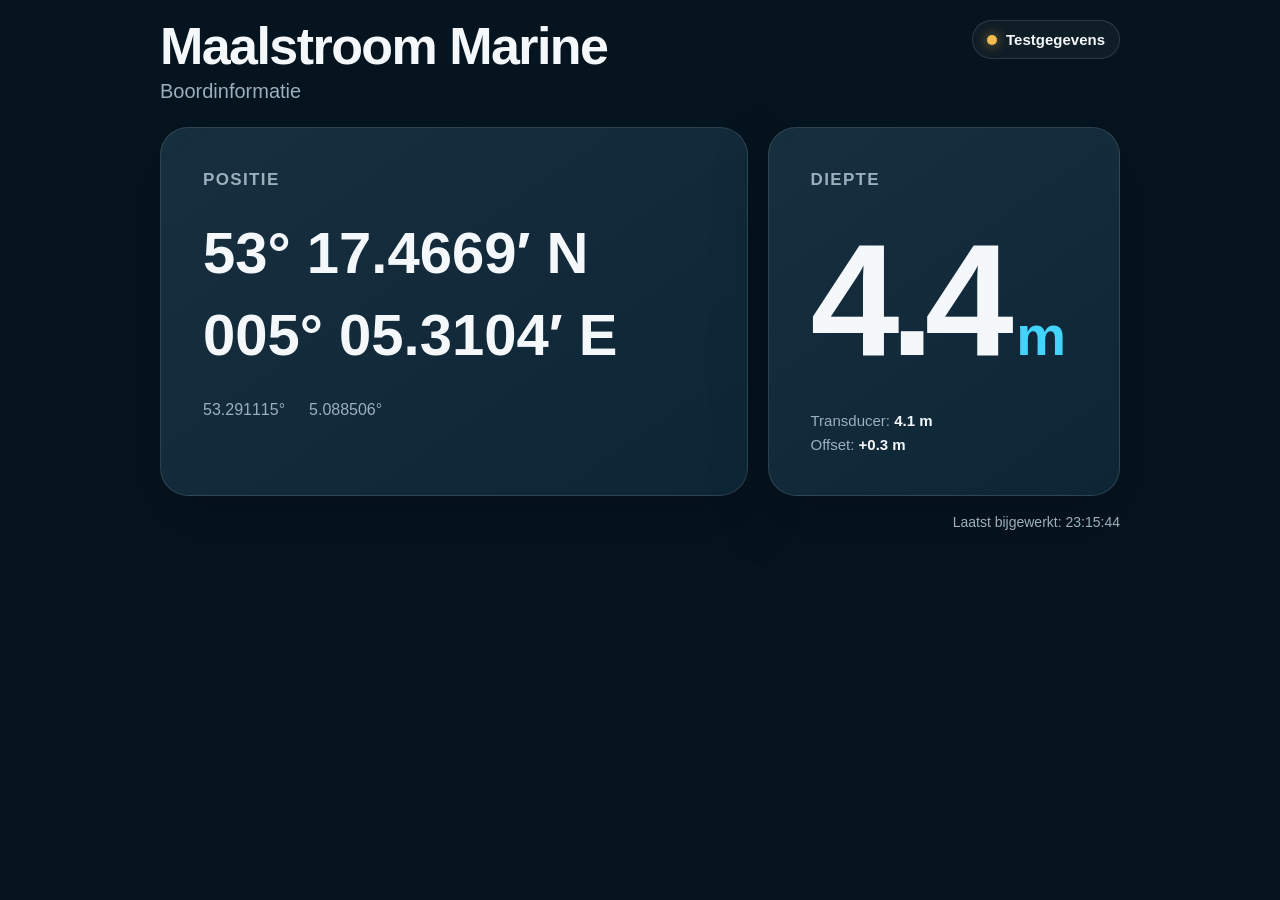
<file: Webapp/Maalstroom-Marine-webapp-v0.1/index.html>
<!doctype html>
<html lang="nl">
<head>
  <meta charset="utf-8">
  <meta name="viewport" content="width=device-width, initial-scale=1, viewport-fit=cover">
  <meta name="theme-color" content="#06141f">
  <title>Maalstroom Marine</title>
  <link rel="stylesheet" href="style.css">
</head>
<body>
  <main class="app">
    <header class="topbar">
      <div>
        <h1>Maalstroom Marine</h1>
        <p class="subtitle">Boordinformatie</p>
      </div>

      <div id="status" class="status status--test">
        <span class="status__dot"></span>
        <span id="statusText">Testgegevens</span>
      </div>
    </header>

    <section class="dashboard">
      <article class="card card--position">
        <div class="card__label">Positie</div>

        <div class="coordinate">
          <span id="latitude">53° 17.4669′ N</span>
        </div>

        <div class="coordinate">
          <span id="longitude">005° 05.3104′ E</span>
        </div>

        <div class="decimal-position">
          <span id="latitudeDecimal">53.291115°</span>
          <span id="longitudeDecimal">5.088506°</span>
        </div>
      </article>

      <article class="card card--depth">
        <div class="card__label">Diepte</div>

        <div class="depth">
          <span id="depthValue">4.4</span>
          <span class="depth__unit">m</span>
        </div>

        <div class="depth-detail">
          <span>Transducer: <strong id="depthRaw">4.1 m</strong></span>
          <span>Offset: <strong id="depthOffset">+0.3 m</strong></span>
        </div>
      </article>
    </section>

    <footer class="footer">
      <span id="lastUpdate">Laatst bijgewerkt: --:--:--</span>
    </footer>
  </main>

  <script src="app.js"></script>
</body>
</html>
</file>
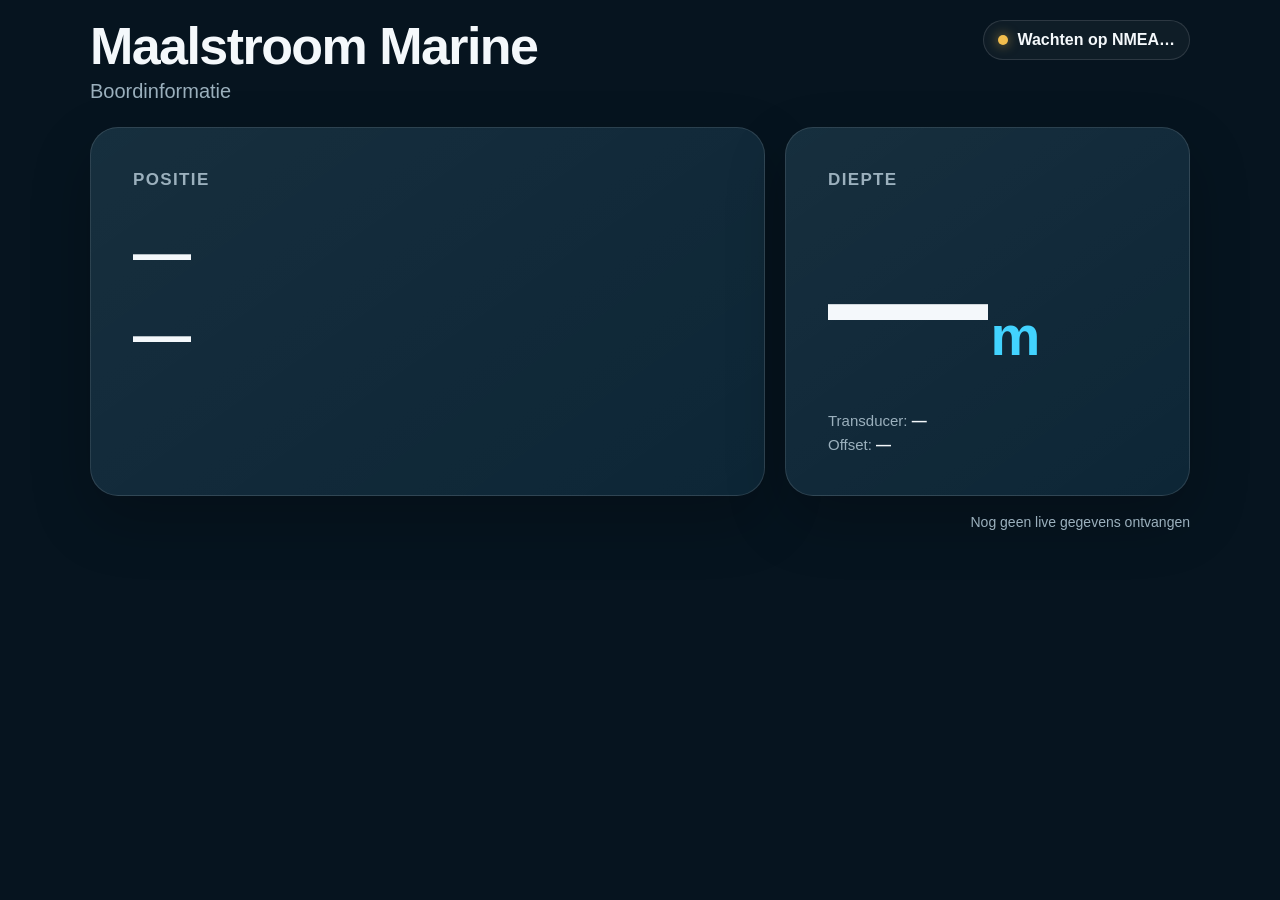
<file: app/src/main/assets/index.html>
<!doctype html>
<html lang="nl">
<head>
  <meta charset="utf-8">
  <meta name="viewport" content="width=device-width, initial-scale=1, viewport-fit=cover">
  <meta name="theme-color" content="#06141f">
  <title>Maalstroom Marine</title>
  <link rel="stylesheet" href="style.css">
</head>
<body>
  <main class="app">
    <header class="topbar">
      <div>
        <h1>Maalstroom Marine</h1>
        <p class="subtitle">Boordinformatie</p>
      </div>

      <div id="status" class="status">
        <span class="status__dot"></span>
        <span id="statusText">Wachten op NMEA…</span>
      </div>
    </header>

    <section class="dashboard">
      <article class="card card--position">
        <div class="card__label">Positie</div>

        <div class="coordinate" id="latitude">—</div>
        <div class="coordinate" id="longitude">—</div>


      </article>

      <article class="card card--depth">
        <div class="card__label">Diepte</div>

        <div class="depth">
          <span id="depthValue">—</span>
          <span class="depth__unit">m</span>
        </div>

        <div class="depth-detail">
          <span>Transducer: <strong id="depthRaw">—</strong></span>
          <span>Offset: <strong id="depthOffset">—</strong></span>
        </div>
      </article>
    </section>

    <footer class="footer">
      <span id="lastUpdate">Nog geen live gegevens ontvangen</span>
    </footer>
  </main>

  <script src="app.js"></script>
</body>
</html>
</file>
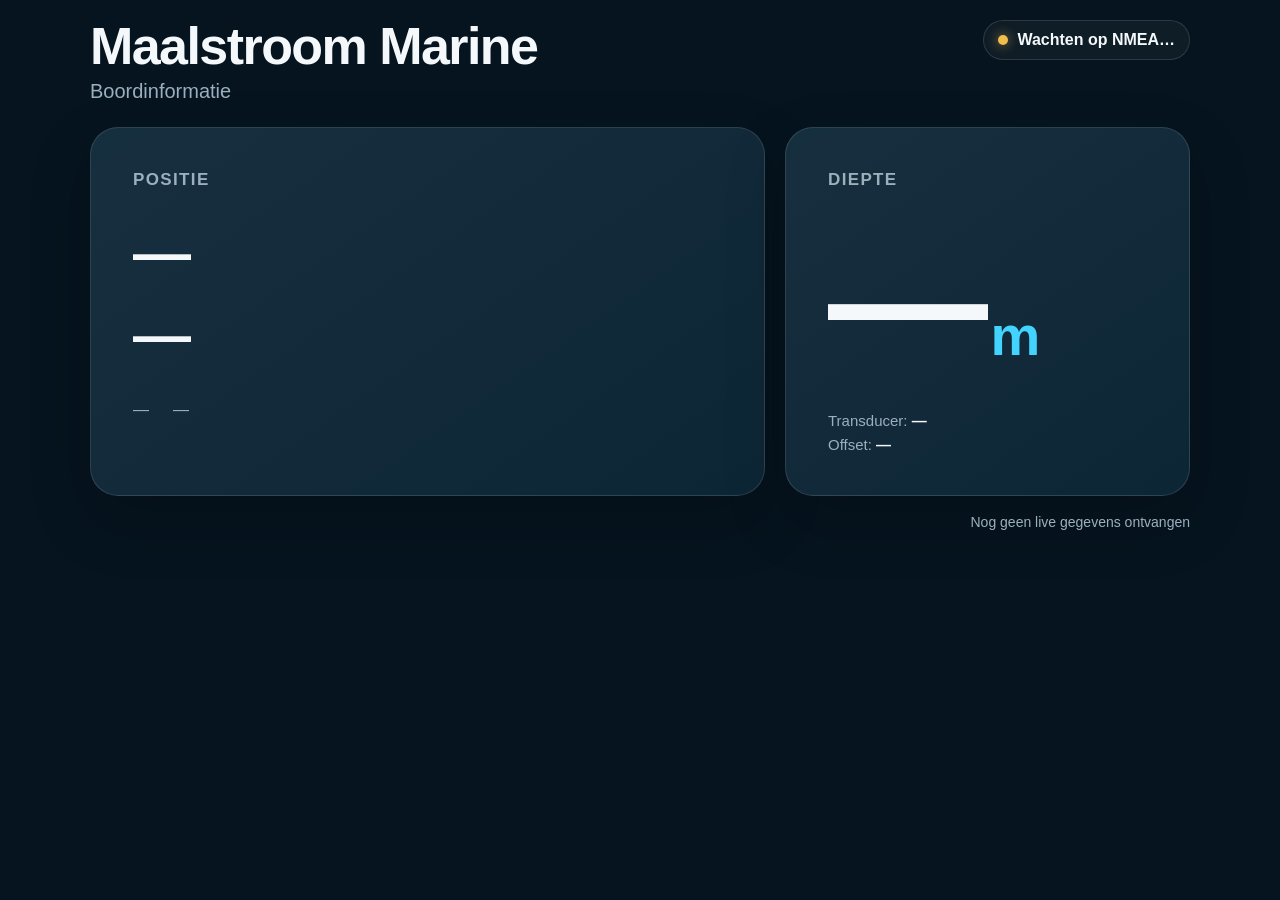
<file: Webapp/Maalstroom-Marine-v0.2-live/app/src/main/assets/index.html>
<!doctype html>
<html lang="nl">
<head>
  <meta charset="utf-8">
  <meta name="viewport" content="width=device-width, initial-scale=1, viewport-fit=cover">
  <meta name="theme-color" content="#06141f">
  <title>Maalstroom Marine</title>
  <link rel="stylesheet" href="style.css">
</head>
<body>
  <main class="app">
    <header class="topbar">
      <div>
        <h1>Maalstroom Marine</h1>
        <p class="subtitle">Boordinformatie</p>
      </div>

      <div id="status" class="status">
        <span class="status__dot"></span>
        <span id="statusText">Wachten op NMEA…</span>
      </div>
    </header>

    <section class="dashboard">
      <article class="card card--position">
        <div class="card__label">Positie</div>

        <div class="coordinate" id="latitude">—</div>
        <div class="coordinate" id="longitude">—</div>

        <div class="decimal-position">
          <span id="latitudeDecimal">—</span>
          <span id="longitudeDecimal">—</span>
        </div>
      </article>

      <article class="card card--depth">
        <div class="card__label">Diepte</div>

        <div class="depth">
          <span id="depthValue">—</span>
          <span class="depth__unit">m</span>
        </div>

        <div class="depth-detail">
          <span>Transducer: <strong id="depthRaw">—</strong></span>
          <span>Offset: <strong id="depthOffset">—</strong></span>
        </div>
      </article>
    </section>

    <footer class="footer">
      <span id="lastUpdate">Nog geen live gegevens ontvangen</span>
    </footer>
  </main>

  <script src="app.js"></script>
</body>
</html>
</file>
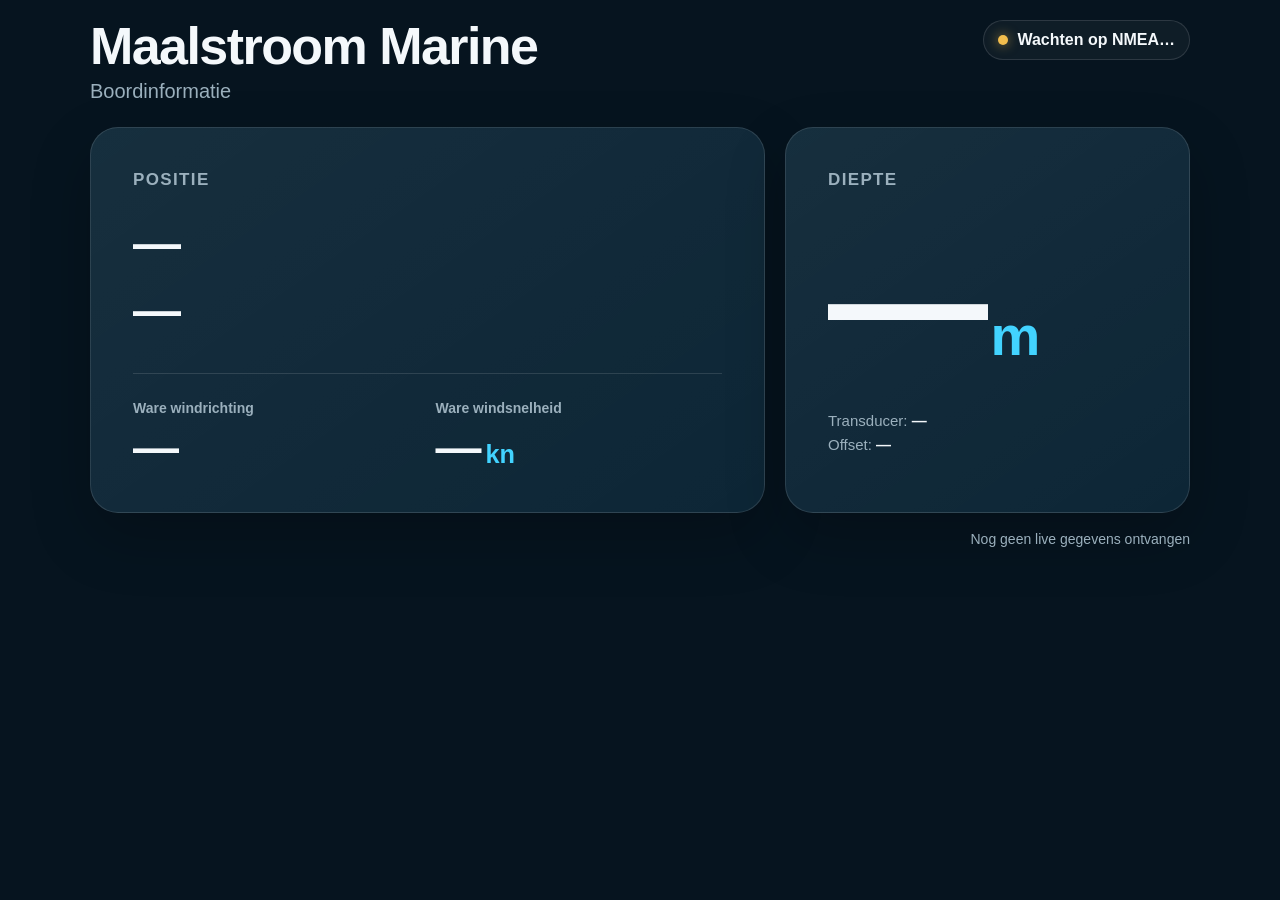
<file: Webapp/Maalstroom-Marine-v0.4/app/src/main/assets/index.html>
<!doctype html><html lang="nl"><head><meta charset="utf-8"><meta name="viewport" content="width=device-width,initial-scale=1,viewport-fit=cover"><meta name="theme-color" content="#06141f"><title>Maalstroom Marine</title><link rel="stylesheet" href="style.css"></head><body><main class="app"><header class="topbar"><div><h1>Maalstroom Marine</h1><p class="subtitle">Boordinformatie</p></div><div id="status" class="status"><span class="status__dot"></span><span id="statusText">Wachten op NMEA…</span></div></header><section class="dashboard"><article class="card card--position"><div class="card__label">Positie</div><div class="coordinate" id="latitude">—</div><div class="coordinate" id="longitude">—</div><div class="wind-section"><div class="wind-item"><span class="wind-item__label">Ware windrichting</span><span class="wind-item__value" id="trueWindDirection">—</span></div><div class="wind-item"><span class="wind-item__label">Ware windsnelheid</span><span class="wind-item__value"><span id="trueWindSpeed">—</span><span class="wind-item__unit">kn</span></span></div></div></article><article class="card card--depth"><div class="card__label">Diepte</div><div class="depth"><span id="depthValue">—</span><span class="depth__unit">m</span></div><div class="depth-detail"><span>Transducer: <strong id="depthRaw">—</strong></span><span>Offset: <strong id="depthOffset">—</strong></span></div></article></section><footer class="footer"><span id="lastUpdate">Nog geen live gegevens ontvangen</span></footer></main><script src="app.js"></script></body></html>
</file>
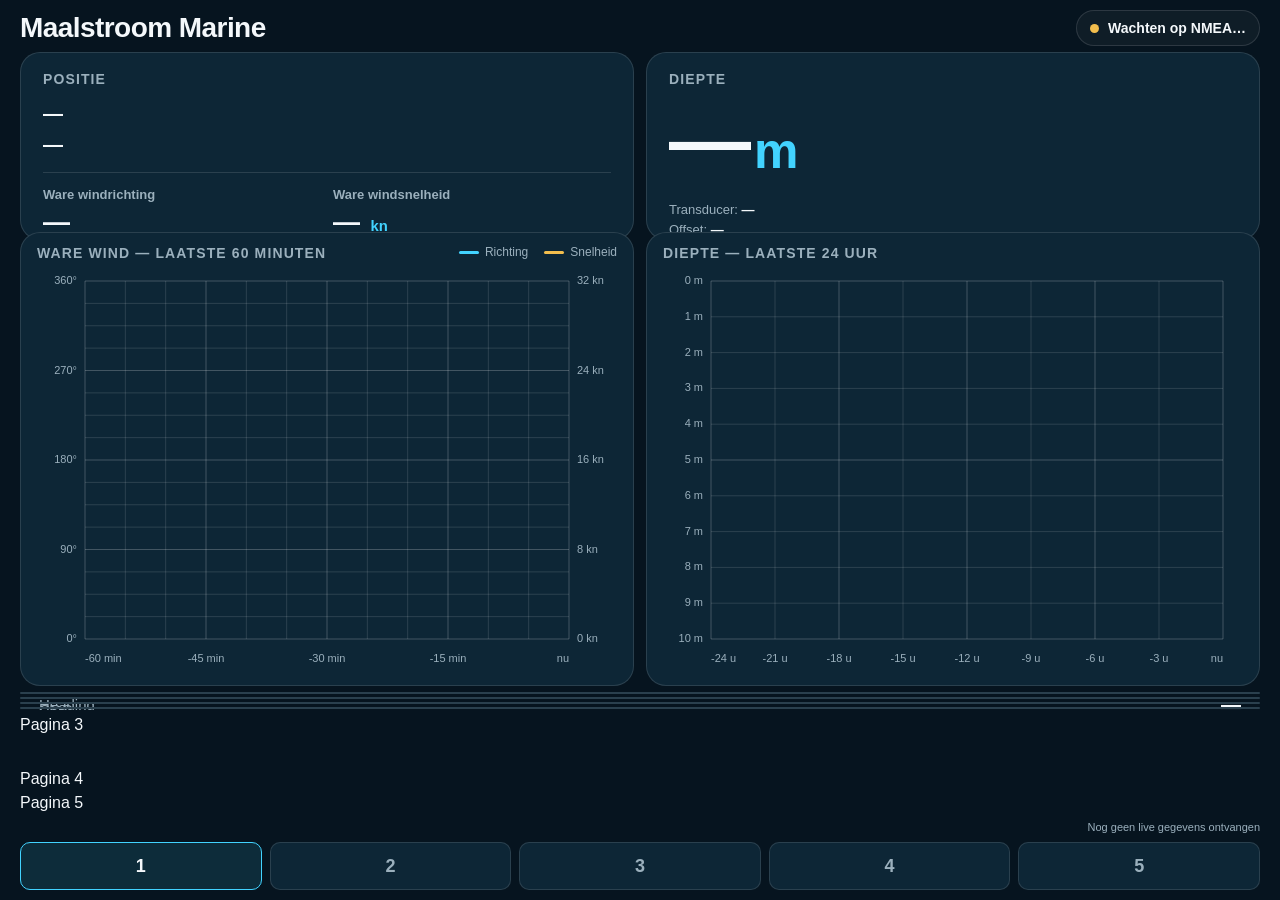
<file: X Ontwikkelling/Maalstroom-Marine-v0.10/app/src/main/assets/index.html>
<!doctype html>
<html lang="nl">
<head>
  <meta charset="utf-8">
  <meta
    name="viewport"
    content="width=device-width, initial-scale=1, viewport-fit=cover"
  >
  <meta name="theme-color" content="#06141f">
  <title>Maalstroom Marine</title>
  <link rel="stylesheet" href="style.css">
</head>
<body>
  <main class="app">
    <header class="topbar">
      <h1>Maalstroom Marine</h1>

      <div id="status" class="status">
        <span class="status__dot"></span>
        <span id="statusText">Wachten op NMEA…</span>
      </div>
    </header>

    <section id="page1" class="page page--active"><section class="dashboard">
      <div class="column">
        <article class="card card--top">
          <div class="card__label">Positie</div>

          <div class="coordinate" id="latitude">—</div>
          <div class="coordinate" id="longitude">—</div>

          <div class="wind-section">
            <div class="wind-item">
              <span class="wind-item__label">
                Ware windrichting
              </span>
              <span class="wind-item__value" id="trueWindDirection">
                —
              </span>
            </div>

            <div class="wind-item">
              <span class="wind-item__label">
                Ware windsnelheid
              </span>
              <span class="wind-item__value">
                <span id="trueWindSpeed">—</span>
                <span class="wind-item__unit">kn</span>
              </span>
            </div>
          </div>
        </article>

        <article class="card card--chart">
          <div class="chart-header">
            <div class="card__label chart-title">
              Ware wind — laatste 60 minuten
            </div>

            <div class="chart-legend">
              <span class="legend-item">
                <span class="legend-line legend-line--direction"></span>
                Richting
              </span>
              <span class="legend-item">
                <span class="legend-line legend-line--speed"></span>
                Snelheid
              </span>
            </div>
          </div>

          <div class="chart-wrap">
            <canvas id="windChart"></canvas>
          </div>
        </article>
      </div>

      <div class="column">
        <article class="card card--top">
          <div class="card__label">Diepte</div>

          <div class="depth">
            <span id="depthValue">—</span>
            <span class="depth__unit">m</span>
          </div>

          <div class="depth-detail">
            <span>
              Transducer:
              <strong id="depthRaw">—</strong>
            </span>
            <span>
              Offset:
              <strong id="depthOffset">—</strong>
            </span>
          </div>
        </article>

        <article class="card card--chart">
          <div class="chart-header">
            <div class="card__label chart-title">
              Diepte — laatste 24 uur
            </div>
          </div>

          <div class="chart-wrap">
            <canvas id="depthChart"></canvas>
          </div>
        </article>
      </div>
    </section></section>
    <section id="page2" class="page page--autopilot">
      <div class="autopilot-list">
        <div class="autopilot-row"><span>Heading</span><strong id="apHeading">—</strong></div>
        <div class="autopilot-row"><span>COG</span><strong id="apCog">—</strong></div>
        <div class="autopilot-row"><span>STW</span><strong id="apStw">—</strong></div>
        <div class="autopilot-row"><span>SOG</span><strong id="apSog">—</strong></div>
        <div class="autopilot-row"><span>Rudder</span><strong id="apRudder">—</strong></div>
        <div class="autopilot-row"><span>Pitch</span><strong id="apPitch">—</strong></div>
        <div class="autopilot-row"><span>Roll</span><strong id="apRoll">—</strong></div>
        <div class="autopilot-row"><span>Yaw</span><strong id="apYaw">—</strong></div>
        <div class="autopilot-row"><span>Afstand tot waypoint</span><strong id="apDistanceWaypoint">—</strong></div>
        <div class="autopilot-row"><span>Stuurmodus</span><strong id="apMode">—</strong></div>
        <div class="autopilot-row"><span>Gestuurde koers</span><strong id="apCommandedCourse">—</strong></div>
      </div>
    </section>
    <section id="page3" class="page page--empty"><div>Pagina 3</div></section>
    <section id="page4" class="page page--empty"><div>Pagina 4</div></section>
    <section id="page5" class="page page--empty"><div>Pagina 5</div></section>

    <footer class="footer">
      <span id="lastUpdate">
        Nog geen live gegevens ontvangen
      </span>
    </footer>
    <nav class="tabs">
      <button class="tab tab--active" data-page="1">1</button>
      <button class="tab" data-page="2">2</button>
      <button class="tab" data-page="3">3</button>
      <button class="tab" data-page="4">4</button>
      <button class="tab" data-page="5">5</button>
    </nav>
  </main>

  <script src="app.js"></script>
</body>
</html>
</file>
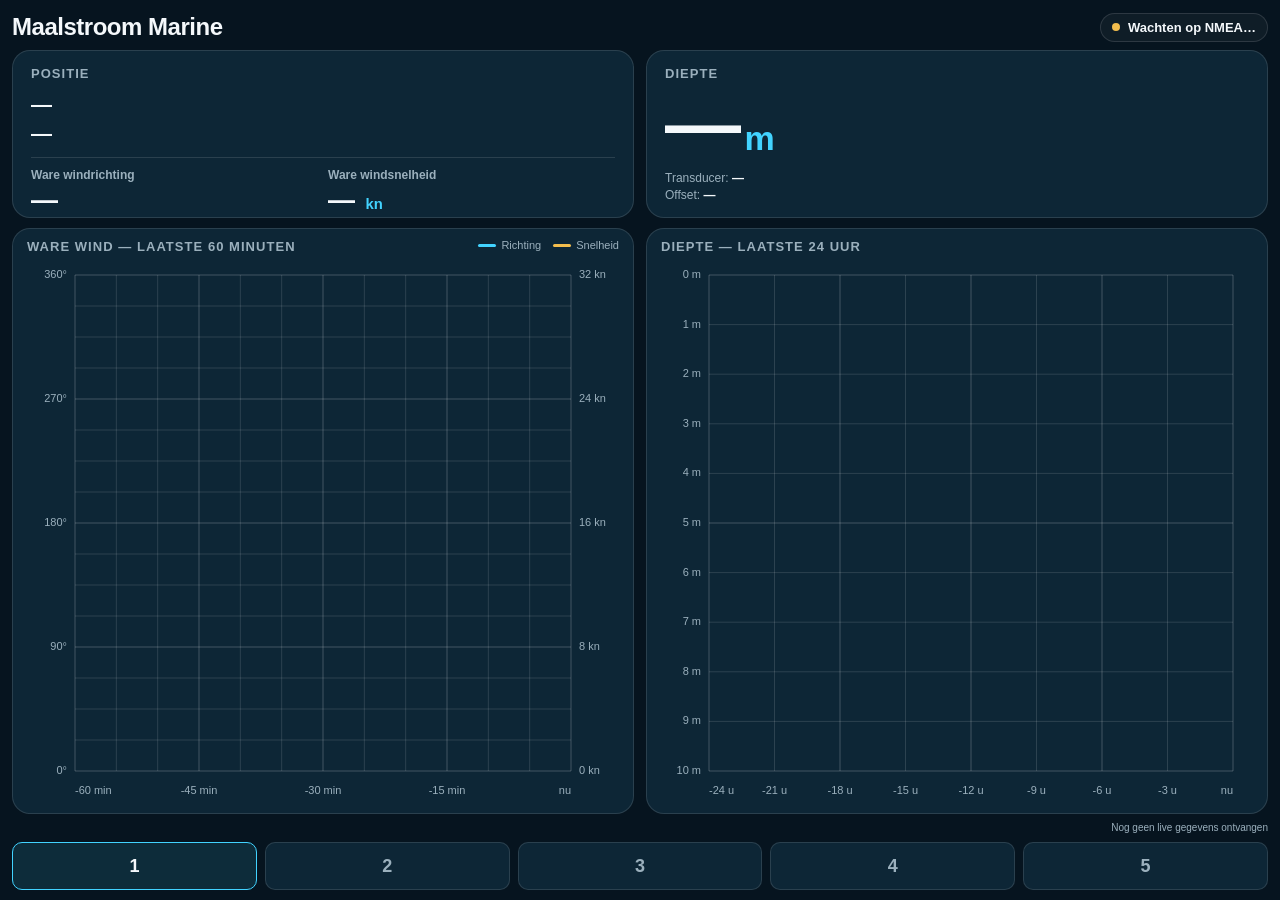
<file: X Ontwikkelling/Maalstroom-Marine-v0.11/app/src/main/assets/index.html>
<!doctype html>
<html lang="nl">
<head>
  <meta charset="utf-8">
  <meta
    name="viewport"
    content="width=device-width, initial-scale=1, viewport-fit=cover"
  >
  <meta name="theme-color" content="#06141f">
  <title>Maalstroom Marine</title>
  <link rel="stylesheet" href="style.css">
</head>
<body>
  <main class="app">
    <header class="topbar">
      <h1>Maalstroom Marine</h1>

      <div id="status" class="status">
        <span class="status__dot"></span>
        <span id="statusText">Wachten op NMEA…</span>
      </div>
    </header>

    <div class="page-area">
      <section id="page1" class="page page--active">
        <div class="dashboard">
          <div class="column">
            <article class="card card--top">
              <div class="card__label">Positie</div>

              <div class="coordinate" id="latitude">—</div>
              <div class="coordinate" id="longitude">—</div>

              <div class="wind-section">
                <div class="wind-item">
                  <span class="wind-item__label">
                    Ware windrichting
                  </span>
                  <span
                    class="wind-item__value"
                    id="trueWindDirection"
                  >—</span>
                </div>

                <div class="wind-item">
                  <span class="wind-item__label">
                    Ware windsnelheid
                  </span>
                  <span class="wind-item__value">
                    <span id="trueWindSpeed">—</span>
                    <span class="wind-item__unit">kn</span>
                  </span>
                </div>
              </div>
            </article>

            <article class="card card--chart">
              <div class="chart-header">
                <div class="card__label chart-title">
                  Ware wind — laatste 60 minuten
                </div>

                <div class="chart-legend">
                  <span class="legend-item">
                    <span class="legend-line legend-line--direction"></span>
                    Richting
                  </span>
                  <span class="legend-item">
                    <span class="legend-line legend-line--speed"></span>
                    Snelheid
                  </span>
                </div>
              </div>

              <div class="chart-wrap">
                <canvas id="windChart"></canvas>
              </div>
            </article>
          </div>

          <div class="column">
            <article class="card card--top">
              <div class="card__label">Diepte</div>

              <div class="depth">
                <span id="depthValue">—</span>
                <span class="depth__unit">m</span>
              </div>

              <div class="depth-detail">
                <span>
                  Transducer:
                  <strong id="depthRaw">—</strong>
                </span>
                <span>
                  Offset:
                  <strong id="depthOffset">—</strong>
                </span>
              </div>
            </article>

            <article class="card card--chart">
              <div class="chart-header">
                <div class="card__label chart-title">
                  Diepte — laatste 24 uur
                </div>
              </div>

              <div class="chart-wrap">
                <canvas id="depthChart"></canvas>
              </div>
            </article>
          </div>
        </div>
      </section>

      <section id="page2" class="page">
        <div class="autopilot-list">
          <div class="autopilot-row">
            <span>Heading</span>
            <strong id="apHeading">—</strong>
          </div>
          <div class="autopilot-row">
            <span>COG</span>
            <strong id="apCog">—</strong>
          </div>
          <div class="autopilot-row">
            <span>STW</span>
            <strong id="apStw">—</strong>
          </div>
          <div class="autopilot-row">
            <span>SOG</span>
            <strong id="apSog">—</strong>
          </div>
          <div class="autopilot-row">
            <span>Rudder</span>
            <strong id="apRudder">—</strong>
          </div>
          <div class="autopilot-row">
            <span>Pitch</span>
            <strong id="apPitch">—</strong>
          </div>
          <div class="autopilot-row">
            <span>Roll</span>
            <strong id="apRoll">—</strong>
          </div>
          <div class="autopilot-row">
            <span>Yaw</span>
            <strong id="apYaw">—</strong>
          </div>
          <div class="autopilot-row">
            <span>Afstand tot waypoint</span>
            <strong id="apDistanceWaypoint">—</strong>
          </div>
          <div class="autopilot-row">
            <span>Stuurmodus</span>
            <strong id="apMode">—</strong>
          </div>
          <div class="autopilot-row">
            <span>Gestuurde koers</span>
            <strong id="apCommandedCourse">—</strong>
          </div>
        </div>
      </section>

      <section id="page3" class="page page--placeholder">
        <div>Pagina 3</div>
      </section>

      <section id="page4" class="page page--placeholder">
        <div>Pagina 4</div>
      </section>

      <section id="page5" class="page page--placeholder">
        <div>Pagina 5</div>
      </section>
    </div>

    <footer class="footer">
      <span id="lastUpdate">
        Nog geen live gegevens ontvangen
      </span>
    </footer>

    <nav class="tabs" aria-label="Pagina's">
      <button class="tab tab--active" data-page="1" type="button">1</button>
      <button class="tab" data-page="2" type="button">2</button>
      <button class="tab" data-page="3" type="button">3</button>
      <button class="tab" data-page="4" type="button">4</button>
      <button class="tab" data-page="5" type="button">5</button>
    </nav>
  </main>

  <script src="app.js"></script>
</body>
</html>
</file>
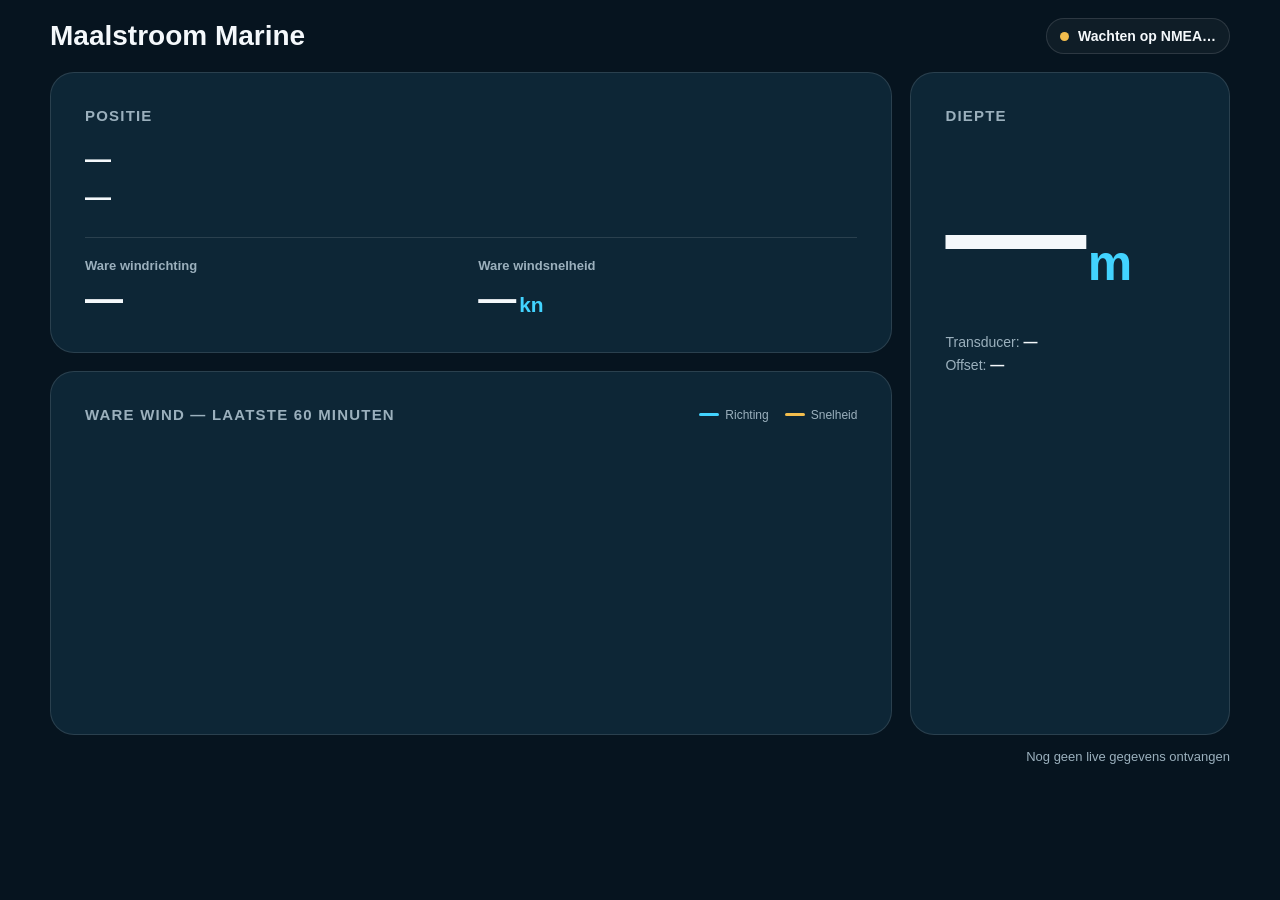
<file: X Ontwikkelling/Maalstroom-Marine-v0.5/app/src/main/assets/index.html>
<!doctype html>
<html lang="nl">
<head>
  <meta charset="utf-8">
  <meta name="viewport" content="width=device-width, initial-scale=1, viewport-fit=cover">
  <meta name="theme-color" content="#06141f">
  <title>Maalstroom Marine</title>
  <link rel="stylesheet" href="style.css">
</head>
<body>
  <main class="app">
    <header class="topbar">
      <h1>Maalstroom Marine</h1>
      <div id="status" class="status"><span class="status__dot"></span><span id="statusText">Wachten op NMEA…</span></div>
    </header>
    <section class="dashboard">
      <div class="left-column">
        <article class="card card--position">
          <div class="card__label">Positie</div>
          <div class="coordinate" id="latitude">—</div>
          <div class="coordinate" id="longitude">—</div>
          <div class="wind-section">
            <div class="wind-item"><span class="wind-item__label">Ware windrichting</span><span class="wind-item__value" id="trueWindDirection">—</span></div>
            <div class="wind-item"><span class="wind-item__label">Ware windsnelheid</span><span class="wind-item__value"><span id="trueWindSpeed">—</span><span class="wind-item__unit">kn</span></span></div>
          </div>
        </article>
        <article class="card card--chart">
          <div class="chart-header">
            <div class="card__label chart-title">Ware wind — laatste 60 minuten</div>
            <div class="chart-legend"><span><i class="dir"></i>Richting</span><span><i class="spd"></i>Snelheid</span></div>
          </div>
          <div class="chart-wrap"><canvas id="windChart"></canvas></div>
        </article>
      </div>
      <article class="card card--depth">
        <div class="card__label">Diepte</div>
        <div class="depth"><span id="depthValue">—</span><span class="depth__unit">m</span></div>
        <div class="depth-detail"><span>Transducer: <strong id="depthRaw">—</strong></span><span>Offset: <strong id="depthOffset">—</strong></span></div>
      </article>
    </section>
    <footer class="footer"><span id="lastUpdate">Nog geen live gegevens ontvangen</span></footer>
  </main>
  <script src="app.js"></script>
</body>
</html>
</file>
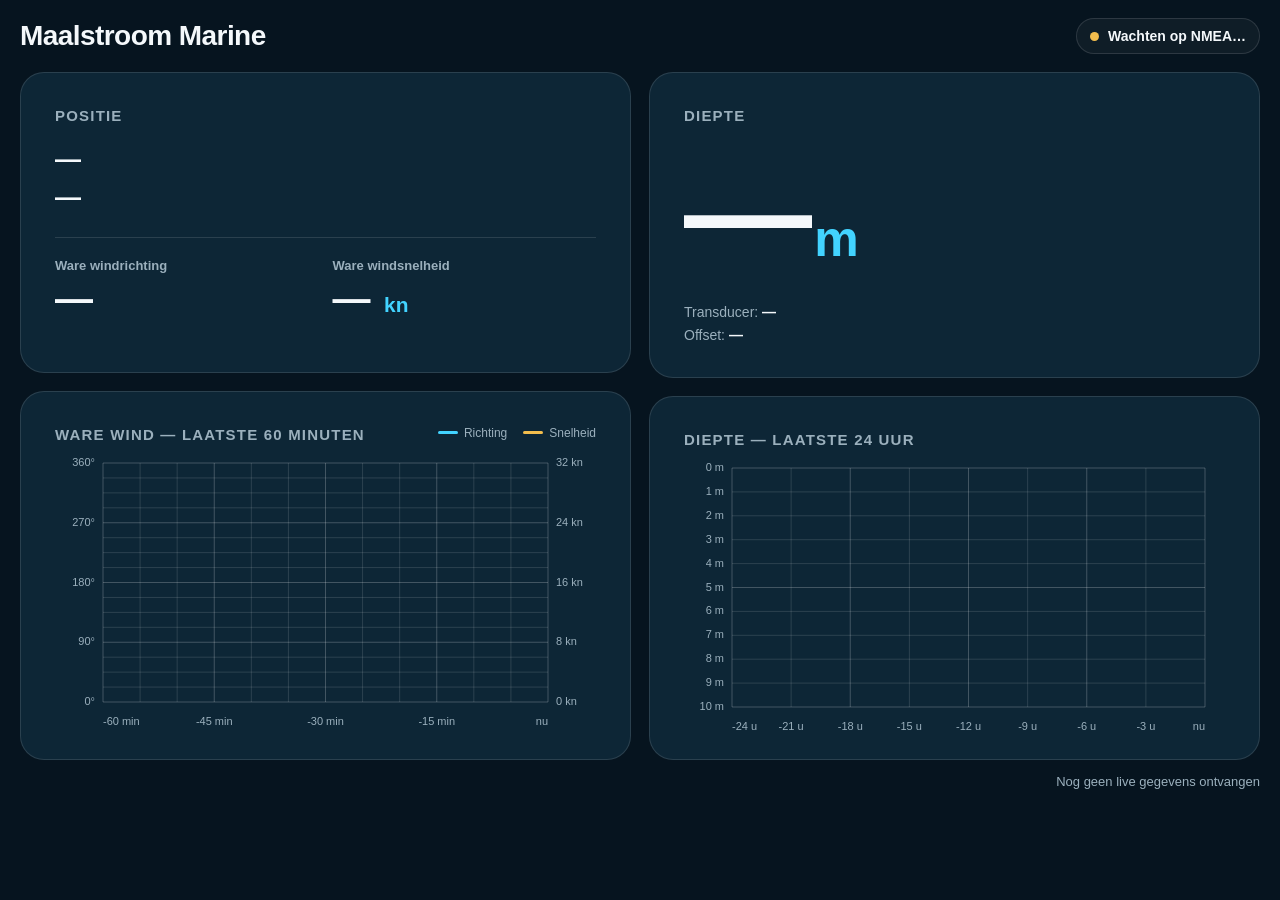
<file: X Ontwikkelling/Maalstroom-Marine-v0.6/app/src/main/assets/index.html>
<!doctype html>
<html lang="nl">
<head>
  <meta charset="utf-8">
  <meta
    name="viewport"
    content="width=device-width, initial-scale=1, viewport-fit=cover"
  >
  <meta name="theme-color" content="#06141f">
  <title>Maalstroom Marine</title>
  <link rel="stylesheet" href="style.css">
</head>
<body>
  <main class="app">
    <header class="topbar">
      <h1>Maalstroom Marine</h1>

      <div id="status" class="status">
        <span class="status__dot"></span>
        <span id="statusText">Wachten op NMEA…</span>
      </div>
    </header>

    <section class="dashboard">
      <div class="column">
        <article class="card card--top">
          <div class="card__label">Positie</div>

          <div class="coordinate" id="latitude">—</div>
          <div class="coordinate" id="longitude">—</div>

          <div class="wind-section">
            <div class="wind-item">
              <span class="wind-item__label">
                Ware windrichting
              </span>
              <span class="wind-item__value" id="trueWindDirection">
                —
              </span>
            </div>

            <div class="wind-item">
              <span class="wind-item__label">
                Ware windsnelheid
              </span>
              <span class="wind-item__value">
                <span id="trueWindSpeed">—</span>
                <span class="wind-item__unit">kn</span>
              </span>
            </div>
          </div>
        </article>

        <article class="card card--chart">
          <div class="chart-header">
            <div class="card__label chart-title">
              Ware wind — laatste 60 minuten
            </div>

            <div class="chart-legend">
              <span class="legend-item">
                <span class="legend-line legend-line--direction"></span>
                Richting
              </span>
              <span class="legend-item">
                <span class="legend-line legend-line--speed"></span>
                Snelheid
              </span>
            </div>
          </div>

          <div class="chart-wrap">
            <canvas id="windChart"></canvas>
          </div>
        </article>
      </div>

      <div class="column">
        <article class="card card--top">
          <div class="card__label">Diepte</div>

          <div class="depth">
            <span id="depthValue">—</span>
            <span class="depth__unit">m</span>
          </div>

          <div class="depth-detail">
            <span>
              Transducer:
              <strong id="depthRaw">—</strong>
            </span>
            <span>
              Offset:
              <strong id="depthOffset">—</strong>
            </span>
          </div>
        </article>

        <article class="card card--chart">
          <div class="chart-header">
            <div class="card__label chart-title">
              Diepte — laatste 24 uur
            </div>
          </div>

          <div class="chart-wrap">
            <canvas id="depthChart"></canvas>
          </div>
        </article>
      </div>
    </section>

    <footer class="footer">
      <span id="lastUpdate">
        Nog geen live gegevens ontvangen
      </span>
    </footer>
  </main>

  <script src="app.js"></script>
</body>
</html>
</file>
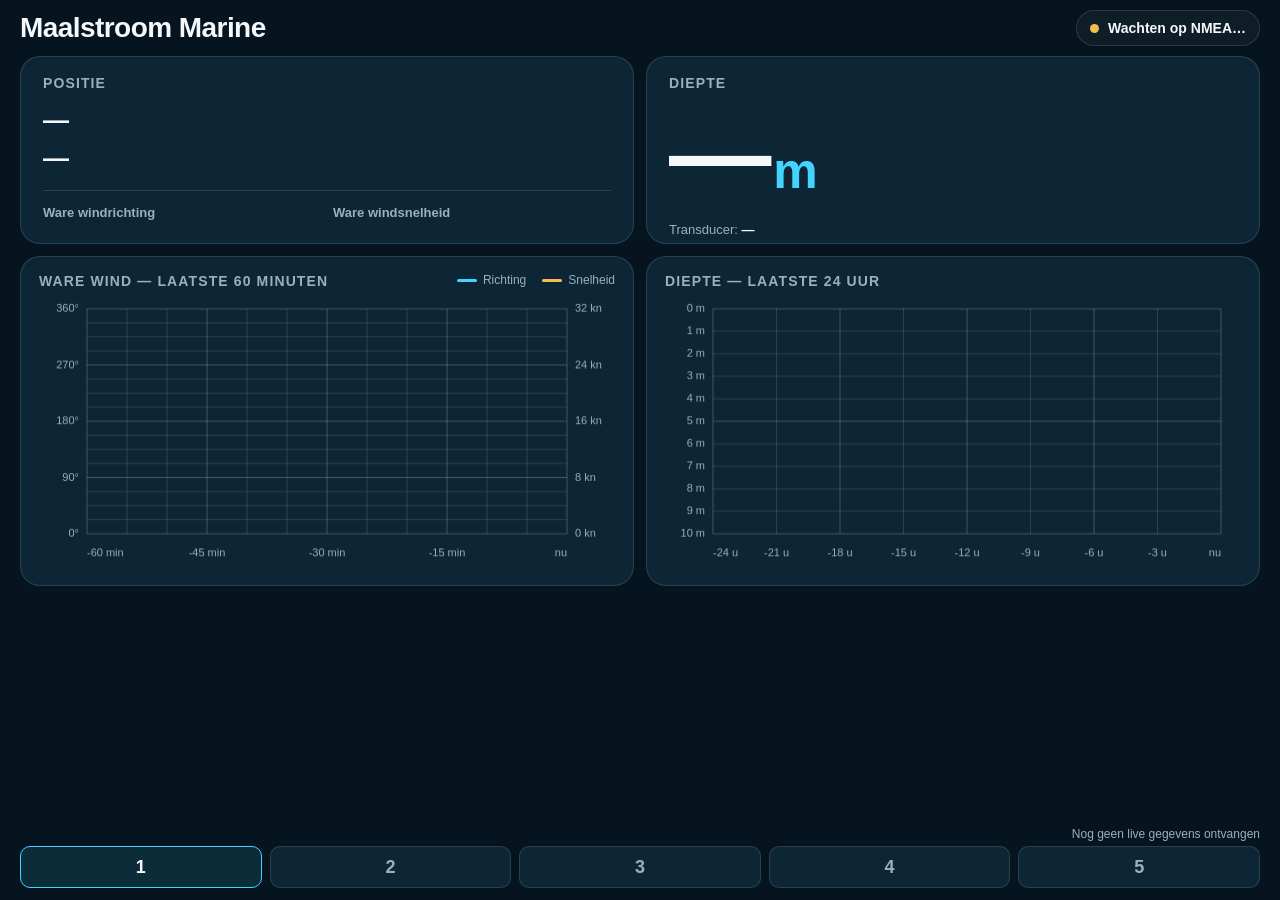
<file: X Ontwikkelling/Maalstroom-Marine-v0.8/app/src/main/assets/index.html>
<!doctype html>
<html lang="nl">
<head>
  <meta charset="utf-8">
  <meta
    name="viewport"
    content="width=device-width, initial-scale=1, viewport-fit=cover"
  >
  <meta name="theme-color" content="#06141f">
  <title>Maalstroom Marine</title>
  <link rel="stylesheet" href="style.css">
</head>
<body>
  <main class="app">
    <header class="topbar">
      <h1>Maalstroom Marine</h1>

      <div id="status" class="status">
        <span class="status__dot"></span>
        <span id="statusText">Wachten op NMEA…</span>
      </div>
    </header>

    <section id="page1" class="page page--active"><section class="dashboard">
      <div class="column">
        <article class="card card--top">
          <div class="card__label">Positie</div>

          <div class="coordinate" id="latitude">—</div>
          <div class="coordinate" id="longitude">—</div>

          <div class="wind-section">
            <div class="wind-item">
              <span class="wind-item__label">
                Ware windrichting
              </span>
              <span class="wind-item__value" id="trueWindDirection">
                —
              </span>
            </div>

            <div class="wind-item">
              <span class="wind-item__label">
                Ware windsnelheid
              </span>
              <span class="wind-item__value">
                <span id="trueWindSpeed">—</span>
                <span class="wind-item__unit">kn</span>
              </span>
            </div>
          </div>
        </article>

        <article class="card card--chart">
          <div class="chart-header">
            <div class="card__label chart-title">
              Ware wind — laatste 60 minuten
            </div>

            <div class="chart-legend">
              <span class="legend-item">
                <span class="legend-line legend-line--direction"></span>
                Richting
              </span>
              <span class="legend-item">
                <span class="legend-line legend-line--speed"></span>
                Snelheid
              </span>
            </div>
          </div>

          <div class="chart-wrap">
            <canvas id="windChart"></canvas>
          </div>
        </article>
      </div>

      <div class="column">
        <article class="card card--top">
          <div class="card__label">Diepte</div>

          <div class="depth">
            <span id="depthValue">—</span>
            <span class="depth__unit">m</span>
          </div>

          <div class="depth-detail">
            <span>
              Transducer:
              <strong id="depthRaw">—</strong>
            </span>
            <span>
              Offset:
              <strong id="depthOffset">—</strong>
            </span>
          </div>
        </article>

        <article class="card card--chart">
          <div class="chart-header">
            <div class="card__label chart-title">
              Diepte — laatste 24 uur
            </div>
          </div>

          <div class="chart-wrap">
            <canvas id="depthChart"></canvas>
          </div>
        </article>
      </div>
    </section></section>
    <section id="page2" class="page page--empty"><div>Pagina 2</div></section>
    <section id="page3" class="page page--empty"><div>Pagina 3</div></section>
    <section id="page4" class="page page--empty"><div>Pagina 4</div></section>
    <section id="page5" class="page page--empty"><div>Pagina 5</div></section>

    <footer class="footer">
      <span id="lastUpdate">
        Nog geen live gegevens ontvangen
      </span>
    </footer>
    <nav class="tabs">
      <button class="tab tab--active" data-page="1">1</button>
      <button class="tab" data-page="2">2</button>
      <button class="tab" data-page="3">3</button>
      <button class="tab" data-page="4">4</button>
      <button class="tab" data-page="5">5</button>
    </nav>
  </main>

  <script src="app.js"></script>
</body>
</html>
</file>
<file: Webapp/Maalstroom-Marine-webapp-v0.1/style.css>
* {
  box-sizing: border-box;
}

:root {
  color-scheme: dark;
  --background: #06141f;
  --panel: #0d2636;
  --panel-border: rgba(255, 255, 255, 0.12);
  --text: #f4f8fb;
  --muted: #9bb0bd;
  --accent: #42d3ff;
  --good: #57db8b;
  --test: #f2bd4d;
}

html,
body {
  margin: 0;
  min-height: 100%;
  background: var(--background);
  color: var(--text);
  font-family:
    -apple-system,
    BlinkMacSystemFont,
    "Segoe UI",
    Roboto,
    Helvetica,
    Arial,
    sans-serif;
}

body {
  min-height: 100vh;
  padding:
    max(20px, env(safe-area-inset-top))
    max(20px, env(safe-area-inset-right))
    max(20px, env(safe-area-inset-bottom))
    max(20px, env(safe-area-inset-left));
}

.app {
  width: min(100%, 960px);
  margin: 0 auto;
}

.topbar {
  display: flex;
  align-items: flex-start;
  justify-content: space-between;
  gap: 24px;
  margin-bottom: 24px;
}

h1 {
  margin: 0;
  font-size: clamp(30px, 5vw, 52px);
  line-height: 1;
  letter-spacing: -0.03em;
}

.subtitle {
  margin: 8px 0 0;
  color: var(--muted);
  font-size: clamp(15px, 2vw, 20px);
}

.status {
  flex: 0 0 auto;
  display: inline-flex;
  align-items: center;
  gap: 9px;
  padding: 10px 14px;
  border: 1px solid var(--panel-border);
  border-radius: 999px;
  background: rgba(255, 255, 255, 0.04);
  font-size: 15px;
  font-weight: 650;
  white-space: nowrap;
}

.status__dot {
  width: 10px;
  height: 10px;
  border-radius: 50%;
  background: var(--test);
  box-shadow: 0 0 12px rgba(242, 189, 77, 0.65);
}

.status--connected .status__dot {
  background: var(--good);
  box-shadow: 0 0 12px rgba(87, 219, 139, 0.65);
}

.dashboard {
  display: grid;
  grid-template-columns: minmax(0, 1.25fr) minmax(260px, 0.75fr);
  gap: 20px;
}

.card {
  min-height: 300px;
  padding: clamp(24px, 4vw, 42px);
  border: 1px solid var(--panel-border);
  border-radius: 28px;
  background:
    linear-gradient(145deg, rgba(255,255,255,0.04), rgba(255,255,255,0)),
    var(--panel);
  box-shadow: 0 24px 60px rgba(0, 0, 0, 0.22);
}

.card__label {
  margin-bottom: 28px;
  color: var(--muted);
  font-size: 17px;
  font-weight: 700;
  letter-spacing: 0.08em;
  text-transform: uppercase;
}

.coordinate {
  font-variant-numeric: tabular-nums;
  font-size: clamp(30px, 5.2vw, 58px);
  font-weight: 740;
  line-height: 1.2;
  white-space: nowrap;
}

.coordinate + .coordinate {
  margin-top: 12px;
}

.decimal-position {
  display: flex;
  flex-wrap: wrap;
  gap: 10px 24px;
  margin-top: 32px;
  color: var(--muted);
  font-size: 16px;
  font-variant-numeric: tabular-nums;
}

.depth {
  display: flex;
  align-items: baseline;
  gap: 12px;
  margin-top: 42px;
  font-variant-numeric: tabular-nums;
}

#depthValue {
  font-size: clamp(84px, 13vw, 160px);
  font-weight: 780;
  line-height: 0.85;
  letter-spacing: -0.06em;
}

.depth__unit {
  color: var(--accent);
  font-size: clamp(30px, 5vw, 56px);
  font-weight: 720;
}

.depth-detail {
  display: grid;
  gap: 7px;
  margin-top: 44px;
  color: var(--muted);
  font-size: 15px;
}

.depth-detail strong {
  color: var(--text);
  font-variant-numeric: tabular-nums;
}

.footer {
  margin-top: 18px;
  color: var(--muted);
  font-size: 14px;
  text-align: right;
}

@media (max-width: 760px) {
  body {
    padding: 16px;
  }

  .topbar {
    align-items: stretch;
    flex-direction: column;
    gap: 16px;
  }

  .status {
    align-self: flex-start;
  }

  .dashboard {
    grid-template-columns: 1fr;
  }

  .card {
    min-height: 0;
    border-radius: 22px;
  }

  .coordinate {
    font-size: clamp(29px, 8vw, 48px);
  }

  .footer {
    text-align: left;
  }
}
</file>
<file: app/src/main/assets/style.css>
* { box-sizing: border-box; }

:root {
  color-scheme: dark;
  --background: #06141f;
  --panel: #0d2636;
  --panel-border: rgba(255, 255, 255, 0.12);
  --text: #f4f8fb;
  --muted: #9bb0bd;
  --accent: #42d3ff;
  --good: #57db8b;
  --waiting: #f2bd4d;
  --bad: #ff6b6b;
}

html, body {
  margin: 0;
  min-height: 100%;
  background: var(--background);
  color: var(--text);
  font-family: -apple-system, BlinkMacSystemFont, "Segoe UI", Roboto, sans-serif;
}

body {
  min-height: 100vh;
  padding:
    max(20px, env(safe-area-inset-top))
    max(20px, env(safe-area-inset-right))
    max(20px, env(safe-area-inset-bottom))
    max(20px, env(safe-area-inset-left));
}

.app { width: min(100%, 1100px); margin: 0 auto; }

.topbar {
  display: flex;
  justify-content: space-between;
  align-items: flex-start;
  gap: 24px;
  margin-bottom: 24px;
}

h1 {
  margin: 0;
  font-size: clamp(30px, 5vw, 52px);
  line-height: 1;
  letter-spacing: -0.03em;
}

.subtitle {
  margin: 8px 0 0;
  color: var(--muted);
  font-size: clamp(15px, 2vw, 20px);
}

.status {
  display: inline-flex;
  align-items: center;
  gap: 9px;
  padding: 10px 14px;
  border: 1px solid var(--panel-border);
  border-radius: 999px;
  background: rgba(255,255,255,.04);
  font-weight: 650;
  white-space: nowrap;
}

.status__dot {
  width: 10px;
  height: 10px;
  border-radius: 50%;
  background: var(--waiting);
  box-shadow: 0 0 12px rgba(242,189,77,.65);
}

.status--connected .status__dot {
  background: var(--good);
  box-shadow: 0 0 12px rgba(87,219,139,.65);
}

.status--error .status__dot {
  background: var(--bad);
  box-shadow: 0 0 12px rgba(255,107,107,.65);
}

.dashboard {
  display: grid;
  grid-template-columns: minmax(0, 1.25fr) minmax(300px, .75fr);
  gap: 20px;
}

.card {
  min-height: 320px;
  padding: clamp(24px, 4vw, 42px);
  border: 1px solid var(--panel-border);
  border-radius: 28px;
  background:
    linear-gradient(145deg, rgba(255,255,255,.04), rgba(255,255,255,0)),
    var(--panel);
  box-shadow: 0 24px 60px rgba(0,0,0,.22);
}

.card__label {
  margin-bottom: 28px;
  color: var(--muted);
  font-size: 17px;
  font-weight: 700;
  letter-spacing: .08em;
  text-transform: uppercase;
}

.coordinate {
  font-variant-numeric: tabular-nums;
  font-size: clamp(30px, 5.2vw, 58px);
  font-weight: 740;
  line-height: 1.2;
  white-space: nowrap;
}

.coordinate + .coordinate { margin-top: 12px; }

.decimal-position {
  display: flex;
  flex-wrap: wrap;
  gap: 10px 24px;
  margin-top: 32px;
  color: var(--muted);
  font-size: 16px;
  font-variant-numeric: tabular-nums;
}

.depth {
  display: flex;
  align-items: baseline;
  gap: 12px;
  margin-top: 42px;
  font-variant-numeric: tabular-nums;
}

#depthValue {
  font-size: clamp(84px, 13vw, 160px);
  font-weight: 780;
  line-height: .85;
  letter-spacing: -.06em;
}

.depth__unit {
  color: var(--accent);
  font-size: clamp(30px, 5vw, 56px);
  font-weight: 720;
}

.depth-detail {
  display: grid;
  gap: 7px;
  margin-top: 44px;
  color: var(--muted);
  font-size: 15px;
}

.depth-detail strong { color: var(--text); }

.footer {
  margin-top: 18px;
  color: var(--muted);
  font-size: 14px;
  text-align: right;
}

@media (max-width: 760px) {
  body { padding: 16px; }
  .topbar { flex-direction: column; gap: 16px; }
  .status { align-self: flex-start; }
  .dashboard { grid-template-columns: 1fr; }
  .card { min-height: 0; border-radius: 22px; }
  .coordinate { font-size: clamp(29px, 8vw, 48px); }
  .footer { text-align: left; }
}
</file>
<file: Webapp/Maalstroom-Marine-v0.2-live/app/src/main/assets/style.css>
* { box-sizing: border-box; }

:root {
  color-scheme: dark;
  --background: #06141f;
  --panel: #0d2636;
  --panel-border: rgba(255, 255, 255, 0.12);
  --text: #f4f8fb;
  --muted: #9bb0bd;
  --accent: #42d3ff;
  --good: #57db8b;
  --waiting: #f2bd4d;
  --bad: #ff6b6b;
}

html, body {
  margin: 0;
  min-height: 100%;
  background: var(--background);
  color: var(--text);
  font-family: -apple-system, BlinkMacSystemFont, "Segoe UI", Roboto, sans-serif;
}

body {
  min-height: 100vh;
  padding:
    max(20px, env(safe-area-inset-top))
    max(20px, env(safe-area-inset-right))
    max(20px, env(safe-area-inset-bottom))
    max(20px, env(safe-area-inset-left));
}

.app { width: min(100%, 1100px); margin: 0 auto; }

.topbar {
  display: flex;
  justify-content: space-between;
  align-items: flex-start;
  gap: 24px;
  margin-bottom: 24px;
}

h1 {
  margin: 0;
  font-size: clamp(30px, 5vw, 52px);
  line-height: 1;
  letter-spacing: -0.03em;
}

.subtitle {
  margin: 8px 0 0;
  color: var(--muted);
  font-size: clamp(15px, 2vw, 20px);
}

.status {
  display: inline-flex;
  align-items: center;
  gap: 9px;
  padding: 10px 14px;
  border: 1px solid var(--panel-border);
  border-radius: 999px;
  background: rgba(255,255,255,.04);
  font-weight: 650;
  white-space: nowrap;
}

.status__dot {
  width: 10px;
  height: 10px;
  border-radius: 50%;
  background: var(--waiting);
  box-shadow: 0 0 12px rgba(242,189,77,.65);
}

.status--connected .status__dot {
  background: var(--good);
  box-shadow: 0 0 12px rgba(87,219,139,.65);
}

.status--error .status__dot {
  background: var(--bad);
  box-shadow: 0 0 12px rgba(255,107,107,.65);
}

.dashboard {
  display: grid;
  grid-template-columns: minmax(0, 1.25fr) minmax(300px, .75fr);
  gap: 20px;
}

.card {
  min-height: 320px;
  padding: clamp(24px, 4vw, 42px);
  border: 1px solid var(--panel-border);
  border-radius: 28px;
  background:
    linear-gradient(145deg, rgba(255,255,255,.04), rgba(255,255,255,0)),
    var(--panel);
  box-shadow: 0 24px 60px rgba(0,0,0,.22);
}

.card__label {
  margin-bottom: 28px;
  color: var(--muted);
  font-size: 17px;
  font-weight: 700;
  letter-spacing: .08em;
  text-transform: uppercase;
}

.coordinate {
  font-variant-numeric: tabular-nums;
  font-size: clamp(30px, 5.2vw, 58px);
  font-weight: 740;
  line-height: 1.2;
  white-space: nowrap;
}

.coordinate + .coordinate { margin-top: 12px; }

.decimal-position {
  display: flex;
  flex-wrap: wrap;
  gap: 10px 24px;
  margin-top: 32px;
  color: var(--muted);
  font-size: 16px;
  font-variant-numeric: tabular-nums;
}

.depth {
  display: flex;
  align-items: baseline;
  gap: 12px;
  margin-top: 42px;
  font-variant-numeric: tabular-nums;
}

#depthValue {
  font-size: clamp(84px, 13vw, 160px);
  font-weight: 780;
  line-height: .85;
  letter-spacing: -.06em;
}

.depth__unit {
  color: var(--accent);
  font-size: clamp(30px, 5vw, 56px);
  font-weight: 720;
}

.depth-detail {
  display: grid;
  gap: 7px;
  margin-top: 44px;
  color: var(--muted);
  font-size: 15px;
}

.depth-detail strong { color: var(--text); }

.footer {
  margin-top: 18px;
  color: var(--muted);
  font-size: 14px;
  text-align: right;
}

@media (max-width: 760px) {
  body { padding: 16px; }
  .topbar { flex-direction: column; gap: 16px; }
  .status { align-self: flex-start; }
  .dashboard { grid-template-columns: 1fr; }
  .card { min-height: 0; border-radius: 22px; }
  .coordinate { font-size: clamp(29px, 8vw, 48px); }
  .footer { text-align: left; }
}
</file>
<file: Webapp/Maalstroom-Marine-v0.4/app/src/main/assets/style.css>
*{box-sizing:border-box}:root{color-scheme:dark;--background:#06141f;--panel:#0d2636;--panel-border:rgba(255,255,255,.12);--text:#f4f8fb;--muted:#9bb0bd;--accent:#42d3ff;--good:#57db8b;--waiting:#f2bd4d;--bad:#ff6b6b}html,body{margin:0;min-height:100%;background:var(--background);color:var(--text);font-family:-apple-system,BlinkMacSystemFont,"Segoe UI",Roboto,Helvetica,Arial,sans-serif}body{min-height:100vh;padding:max(20px,env(safe-area-inset-top)) max(20px,env(safe-area-inset-right)) max(20px,env(safe-area-inset-bottom)) max(20px,env(safe-area-inset-left))}.app{width:min(100%,1100px);margin:0 auto}.topbar{display:flex;justify-content:space-between;align-items:flex-start;gap:24px;margin-bottom:24px}h1{margin:0;font-size:clamp(30px,5vw,52px);line-height:1;letter-spacing:-.03em}.subtitle{margin:8px 0 0;color:var(--muted);font-size:clamp(15px,2vw,20px)}.status{display:inline-flex;align-items:center;gap:9px;padding:10px 14px;border:1px solid var(--panel-border);border-radius:999px;background:rgba(255,255,255,.04);font-weight:650;white-space:nowrap}.status__dot{width:10px;height:10px;border-radius:50%;background:var(--waiting);box-shadow:0 0 12px rgba(242,189,77,.65)}.status--connected .status__dot{background:var(--good);box-shadow:0 0 12px rgba(87,219,139,.65)}.status--error .status__dot{background:var(--bad);box-shadow:0 0 12px rgba(255,107,107,.65)}.dashboard{display:grid;grid-template-columns:minmax(0,1.25fr) minmax(300px,.75fr);gap:20px}.card{min-height:320px;padding:clamp(24px,4vw,42px);border:1px solid var(--panel-border);border-radius:28px;background:linear-gradient(145deg,rgba(255,255,255,.04),rgba(255,255,255,0)),var(--panel);box-shadow:0 24px 60px rgba(0,0,0,.22)}.card__label{margin-bottom:26px;color:var(--muted);font-size:17px;font-weight:700;letter-spacing:.08em;text-transform:uppercase}.coordinate{font-variant-numeric:tabular-nums;font-size:clamp(27px,4.3vw,48px);font-weight:740;line-height:1.18;white-space:nowrap}.coordinate+.coordinate{margin-top:10px}.wind-section{display:grid;grid-template-columns:1fr 1fr;gap:16px;margin-top:34px;padding-top:26px;border-top:1px solid var(--panel-border)}.wind-item{display:grid;gap:8px}.wind-item__label{color:var(--muted);font-size:14px;font-weight:650}.wind-item__value{font-size:clamp(28px,4vw,46px);font-weight:750;font-variant-numeric:tabular-nums;line-height:1}.wind-item__unit{margin-left:4px;color:var(--accent);font-size:.55em}.depth{display:flex;align-items:baseline;gap:12px;margin-top:42px;font-variant-numeric:tabular-nums}#depthValue{font-size:clamp(84px,13vw,160px);font-weight:780;line-height:.85;letter-spacing:-.06em}.depth__unit{color:var(--accent);font-size:clamp(30px,5vw,56px);font-weight:720}.depth-detail{display:grid;gap:7px;margin-top:44px;color:var(--muted);font-size:15px}.depth-detail strong{color:var(--text);font-variant-numeric:tabular-nums}.footer{margin-top:18px;color:var(--muted);font-size:14px;text-align:right}@media(max-width:760px){body{padding:16px}.topbar{flex-direction:column;gap:16px}.status{align-self:flex-start}.dashboard{grid-template-columns:1fr}.card{min-height:0;border-radius:22px}.coordinate{font-size:clamp(27px,7vw,42px)}.footer{text-align:left}}
</file>
<file: X Ontwikkelling/Maalstroom-Marine-v0.10/app/src/main/assets/style.css>
* {
  box-sizing: border-box;
}

:root {
  color-scheme: dark;
  --background: #06141f;
  --panel: #0d2636;
  --panel-border: rgba(255, 255, 255, 0.12);
  --text: #f4f8fb;
  --muted: #9bb0bd;
  --accent: #42d3ff;
  --good: #57db8b;
  --waiting: #f2bd4d;
  --bad: #ff6b6b;
  --direction-line: #42d3ff;
  --speed-line: #f2bd4d;
  --depth-line: #57db8b;
  --grid: rgba(255, 255, 255, 0.13);
  --grid-strong: rgba(255, 255, 255, 0.22);
}

html,
body {
  margin: 0;
  min-height: 100%;
  background: var(--background);
  color: var(--text);
  font-family:
    -apple-system,
    BlinkMacSystemFont,
    "Segoe UI",
    Roboto,
    Helvetica,
    Arial,
    sans-serif;
}

body {
  height: 100vh;
  overflow: hidden;
  padding:
    max(10px, env(safe-area-inset-top))
    max(12px, env(safe-area-inset-right))
    max(10px, env(safe-area-inset-bottom))
    max(12px, env(safe-area-inset-left));
}

.app {
  width: min(100%, 1240px);
  height: 100%;
  margin: 0 auto;
  display: grid;
  grid-template-rows: 36px minmax(0, 1fr) 18px 48px;
  row-gap: 6px;
  overflow: hidden;
}

.topbar {
  min-height: 0;
  display: flex;
  justify-content: space-between;
  align-items: center;
  gap: 16px;
  margin: 0;
  overflow: hidden;
}

h1 {
  margin: 0;
  font-size: clamp(20px, 2.6vw, 28px);
  line-height: 1;
  letter-spacing: -0.02em;
}

.status {
  display: inline-flex;
  align-items: center;
  gap: 9px;
  padding: 9px 13px;
  border: 1px solid var(--panel-border);
  border-radius: 999px;
  background: rgba(255, 255, 255, 0.04);
  font-size: 14px;
  font-weight: 650;
  white-space: nowrap;
}

.status__dot {
  width: 9px;
  height: 9px;
  border-radius: 50%;
  background: var(--waiting);
}

.status--connected .status__dot {
  background: var(--good);
}

.status--error .status__dot {
  background: var(--bad);
}

.dashboard {
  height: 100%;
  min-height: 0;
  display: grid;
  grid-template-columns: repeat(2, minmax(0, 1fr));
  gap: 12px;
  align-items: stretch;
  overflow: hidden;
}

.column {
  min-width: 0;
  min-height: 0;
  height: 100%;
  display: grid;
  grid-template-rows: 170px minmax(0, 1fr);
  gap: 10px;
  overflow: hidden;
}

.card {
  min-height: 0;
  overflow: hidden;
  padding: 18px 22px;
  border: 1px solid var(--panel-border);
  border-radius: 20px;
  background: var(--panel);
}

.card--top {
  height: 170px;
  min-height: 0;
}

.card__label {
  margin-bottom: 14px;
  color: var(--muted);
  font-size: 14px;
  font-weight: 700;
  letter-spacing: 0.08em;
  text-transform: uppercase;
}

.coordinate {
  font-variant-numeric: tabular-nums;
  font-size: clamp(18px, 2.2vw, 26px);
  font-weight: 700;
  line-height: 1.2;
  white-space: nowrap;
}

.coordinate + .coordinate {
  margin-top: 7px;
}

.wind-section {
  display: grid;
  grid-template-columns: 1fr 1fr;
  gap: 12px;
  margin-top: 16px;
  padding-top: 14px;
  border-top: 1px solid var(--panel-border);
}

.wind-item {
  display: grid;
  gap: 7px;
}

.wind-item__label {
  color: var(--muted);
  font-size: 13px;
  font-weight: 650;
}

.wind-item__value {
  font-size: clamp(24px, 3.1vw, 38px);
  font-weight: 750;
  font-variant-numeric: tabular-nums;
  line-height: 1;
}

.wind-item__unit {
  margin-left: 3px;
  color: var(--accent);
  font-size: 0.55em;
}

.depth {
  display: flex;
  align-items: baseline;
  gap: 8px;
  margin-top: 18px;
  font-variant-numeric: tabular-nums;
}

#depthValue {
  font-size: clamp(70px, 8vw, 110px);
  font-weight: 780;
  line-height: 0.85;
  letter-spacing: -0.06em;
}

.depth__unit {
  color: var(--accent);
  font-size: clamp(28px, 4.5vw, 50px);
  font-weight: 720;
}

.depth-detail {
  display: grid;
  gap: 5px;
  margin-top: 22px;
  color: var(--muted);
  font-size: 13px;
}

.depth-detail strong {
  color: var(--text);
  font-variant-numeric: tabular-nums;
}

.card--chart {
  height: 100%;
  min-height: 0;
  padding: 12px 16px 10px;
  overflow: hidden;
}

.chart-header {
  display: flex;
  justify-content: space-between;
  align-items: flex-start;
  gap: 16px;
  margin-bottom: 8px;
}

.chart-title {
  margin-bottom: 0;
}

.chart-legend {
  display: flex;
  gap: 16px;
  color: var(--muted);
  font-size: 12px;
  white-space: nowrap;
}

.legend-item {
  display: inline-flex;
  align-items: center;
  gap: 6px;
}

.legend-line {
  width: 20px;
  height: 3px;
  border-radius: 2px;
}

.legend-line--direction {
  background: var(--direction-line);
}

.legend-line--speed {
  background: var(--speed-line);
}

.chart-wrap {
  position: relative;
  width: 100%;
  height: calc(100% - 26px);
  min-height: 0;
  overflow: hidden;
}

canvas {
  width: 100%;
  height: 100%;
  display: block;
}

.footer {
  margin: 0;
  min-height: 0;
  color: var(--muted);
  font-size: 11px;
  line-height: 18px;
  text-align: right;
  overflow: hidden;
}

@media (max-width: 800px) {
  body {
    padding: 14px;
  }

  .dashboard {
    grid-template-columns: 1fr;
  }

  .footer {
    text-align: left;
  }
}




  .card--top {
    height: 188px;
  }

  .coordinate {
    font-size: 20px;
  }

  .wind-item__value {
    font-size: 27px;
  }

  #depthValue {
    font-size: 82px;
  }
}

.page {
  display: none;
  min-height: 0;
  height: 100%;
  overflow: hidden;
}
.page--active {
  display: block;
  min-height: 0;
  height: 100%;
  overflow: hidden;
}
.page--empty.page--active { display:flex; align-items:center; justify-content:center; color:var(--muted); font-size:28px; font-weight:650; }
.tabs {
  min-height: 0;
  height: 48px;
  display: grid;
  grid-template-columns: repeat(5, 1fr);
  gap: 8px;
  padding: 0;
  align-items: stretch;
  overflow: hidden;
  z-index: 10;
}
.tab {
  height: 48px;
  border: 1px solid var(--panel-border);
  border-radius: 10px;
  background: var(--panel);
  color: var(--muted);
  font: inherit;
  font-size: 18px;
  font-weight: 750;
}
.tab--active { color:var(--text); border-color:var(--accent); background:rgba(66,211,255,.12); }


.page--autopilot.page--active {
  display: block;
}

.autopilot-list {
  height: 100%;
  display: grid;
  grid-template-rows: repeat(11, minmax(0, 1fr));
  gap: 5px;
  overflow: hidden;
}

.autopilot-row {
  min-height: 0;
  display: grid;
  grid-template-columns: 1fr 220px;
  align-items: center;
  padding: 0 18px;
  border: 1px solid var(--panel-border);
  border-radius: 10px;
  background: var(--panel);
  color: var(--muted);
  font-size: 15px;
}

.autopilot-row strong {
  color: var(--text);
  text-align: right;
  font-size: 20px;
  font-variant-numeric: tabular-nums;
}
</file>
<file: X Ontwikkelling/Maalstroom-Marine-v0.11/app/src/main/assets/style.css>
* {
  box-sizing: border-box;
}

:root {
  color-scheme: dark;
  --background: #06141f;
  --panel: #0d2636;
  --panel-border: rgba(255, 255, 255, 0.12);
  --text: #f4f8fb;
  --muted: #9bb0bd;
  --accent: #42d3ff;
  --good: #57db8b;
  --waiting: #f2bd4d;
  --bad: #ff6b6b;
  --direction-line: #42d3ff;
  --speed-line: #f2bd4d;
  --depth-line: #57db8b;
  --grid: rgba(255, 255, 255, 0.13);
  --grid-strong: rgba(255, 255, 255, 0.22);
}

html,
body {
  margin: 0;
  width: 100%;
  height: 100%;
  overflow: hidden;
  background: var(--background);
  color: var(--text);
  font-family:
    -apple-system,
    BlinkMacSystemFont,
    "Segoe UI",
    Roboto,
    Helvetica,
    Arial,
    sans-serif;
}

body {
  padding: 10px 12px;
}

.app {
  width: 100%;
  height: 100%;
  display: grid;
  grid-template-rows: 34px minmax(0, 1fr) 16px 48px;
  row-gap: 6px;
  overflow: hidden;
}

.topbar {
  min-height: 0;
  display: flex;
  justify-content: space-between;
  align-items: center;
  gap: 16px;
  overflow: hidden;
}

h1 {
  margin: 0;
  font-size: 24px;
  line-height: 1;
  letter-spacing: -0.02em;
}

.status {
  display: inline-flex;
  align-items: center;
  gap: 8px;
  padding: 6px 11px;
  border: 1px solid var(--panel-border);
  border-radius: 999px;
  background: rgba(255, 255, 255, 0.04);
  font-size: 13px;
  font-weight: 650;
  white-space: nowrap;
}

.status__dot {
  width: 8px;
  height: 8px;
  border-radius: 50%;
  background: var(--waiting);
}

.status--connected .status__dot {
  background: var(--good);
}

.status--error .status__dot {
  background: var(--bad);
}

.page-area {
  position: relative;
  min-height: 0;
  overflow: hidden;
}

.page {
  display: none;
  width: 100%;
  height: 100%;
  min-height: 0;
  overflow: hidden;
}

.page--active {
  display: block;
}

.page--placeholder.page--active {
  display: flex;
  align-items: center;
  justify-content: center;
  color: var(--muted);
  font-size: 28px;
  font-weight: 650;
}

.dashboard {
  width: 100%;
  height: 100%;
  min-height: 0;
  display: grid;
  grid-template-columns: repeat(2, minmax(0, 1fr));
  gap: 12px;
  overflow: hidden;
}

.column {
  min-width: 0;
  min-height: 0;
  display: grid;
  grid-template-rows: 168px minmax(0, 1fr);
  gap: 10px;
  overflow: hidden;
}

.card {
  min-width: 0;
  min-height: 0;
  overflow: hidden;
  padding: 15px 18px;
  border: 1px solid var(--panel-border);
  border-radius: 18px;
  background: var(--panel);
}

.card--top {
  height: 168px;
}

.card__label {
  margin-bottom: 11px;
  color: var(--muted);
  font-size: 13px;
  font-weight: 700;
  letter-spacing: 0.08em;
  text-transform: uppercase;
}

.coordinate {
  font-variant-numeric: tabular-nums;
  font-size: 21px;
  font-weight: 700;
  line-height: 1.15;
  white-space: nowrap;
}

.coordinate + .coordinate {
  margin-top: 5px;
}

.wind-section {
  display: grid;
  grid-template-columns: 1fr 1fr;
  gap: 10px;
  margin-top: 12px;
  padding-top: 10px;
  border-top: 1px solid var(--panel-border);
}

.wind-item {
  display: grid;
  gap: 5px;
}

.wind-item__label {
  color: var(--muted);
  font-size: 12px;
  font-weight: 650;
}

.wind-item__value {
  font-size: 27px;
  font-weight: 750;
  font-variant-numeric: tabular-nums;
  line-height: 1;
}

.wind-item__unit {
  margin-left: 3px;
  color: var(--accent);
  font-size: 0.55em;
}

.depth {
  display: flex;
  align-items: baseline;
  gap: 8px;
  margin-top: 11px;
  font-variant-numeric: tabular-nums;
}

#depthValue {
  font-size: 76px;
  font-weight: 780;
  line-height: 0.85;
  letter-spacing: -0.06em;
}

.depth__unit {
  color: var(--accent);
  font-size: 34px;
  font-weight: 720;
}

.depth-detail {
  display: grid;
  gap: 3px;
  margin-top: 13px;
  color: var(--muted);
  font-size: 12px;
}

.depth-detail strong {
  color: var(--text);
  font-variant-numeric: tabular-nums;
}

.card--chart {
  height: 100%;
  padding: 10px 14px 8px;
}

.chart-header {
  min-height: 22px;
  display: flex;
  justify-content: space-between;
  align-items: flex-start;
  gap: 12px;
  margin-bottom: 2px;
}

.chart-title {
  margin-bottom: 0;
}

.chart-legend {
  display: flex;
  gap: 12px;
  color: var(--muted);
  font-size: 11px;
  white-space: nowrap;
}

.legend-item {
  display: inline-flex;
  align-items: center;
  gap: 5px;
}

.legend-line {
  width: 18px;
  height: 3px;
  border-radius: 2px;
}

.legend-line--direction {
  background: var(--direction-line);
}

.legend-line--speed {
  background: var(--speed-line);
}

.chart-wrap {
  position: relative;
  width: 100%;
  height: calc(100% - 24px);
  min-height: 0;
  overflow: hidden;
}

canvas {
  width: 100%;
  height: 100%;
  display: block;
}

.autopilot-list {
  width: 100%;
  height: 100%;
  min-height: 0;
  display: grid;
  grid-template-rows: repeat(11, minmax(0, 1fr));
  gap: 5px;
  overflow: hidden;
}

.autopilot-row {
  min-height: 0;
  display: grid;
  grid-template-columns: 1fr 220px;
  align-items: center;
  padding: 0 18px;
  border: 1px solid var(--panel-border);
  border-radius: 10px;
  background: var(--panel);
  color: var(--muted);
  font-size: 14px;
}

.autopilot-row strong {
  color: var(--text);
  text-align: right;
  font-size: 19px;
  font-variant-numeric: tabular-nums;
}

.footer {
  min-height: 0;
  margin: 0;
  color: var(--muted);
  font-size: 10px;
  line-height: 16px;
  text-align: right;
  overflow: hidden;
}

.tabs {
  min-height: 0;
  height: 48px;
  display: grid;
  grid-template-columns: repeat(5, 1fr);
  gap: 8px;
  overflow: hidden;
}

.tab {
  height: 48px;
  border: 1px solid var(--panel-border);
  border-radius: 10px;
  background: var(--panel);
  color: var(--muted);
  font: inherit;
  font-size: 18px;
  font-weight: 750;
}

.tab--active {
  color: var(--text);
  border-color: var(--accent);
  background: rgba(66, 211, 255, 0.12);
}

.tab:active {
  transform: translateY(1px);
}
</file>
<file: X Ontwikkelling/Maalstroom-Marine-v0.5/app/src/main/assets/style.css>
*{box-sizing:border-box}:root{color-scheme:dark;--background:#06141f;--panel:#0d2636;--border:rgba(255,255,255,.12);--text:#f4f8fb;--muted:#9bb0bd;--accent:#42d3ff;--good:#57db8b;--waiting:#f2bd4d;--bad:#ff6b6b;--direction:#42d3ff;--speed:#f2bd4d;--grid:rgba(255,255,255,.13);--grid2:rgba(255,255,255,.23)}html,body{margin:0;min-height:100%;background:var(--background);color:var(--text);font-family:-apple-system,BlinkMacSystemFont,"Segoe UI",Roboto,Arial,sans-serif}body{min-height:100vh;padding:18px}.app{width:min(100%,1180px);margin:auto}.topbar{display:flex;justify-content:space-between;align-items:center;gap:20px;margin-bottom:18px}h1{margin:0;font-size:clamp(20px,2.6vw,28px);line-height:1}.status{display:inline-flex;align-items:center;gap:9px;padding:9px 13px;border:1px solid var(--border);border-radius:999px;background:rgba(255,255,255,.04);font-size:14px;font-weight:650}.status__dot{width:9px;height:9px;border-radius:50%;background:var(--waiting)}.status--connected .status__dot{background:var(--good)}.status--error .status__dot{background:var(--bad)}.dashboard{display:grid;grid-template-columns:minmax(0,1.45fr) minmax(280px,.55fr);gap:18px}.left-column{display:grid;gap:18px}.card{padding:clamp(20px,3vw,34px);border:1px solid var(--border);border-radius:24px;background:var(--panel)}.card__label{margin-bottom:20px;color:var(--muted);font-size:15px;font-weight:700;letter-spacing:.08em;text-transform:uppercase}.coordinate{font-variant-numeric:tabular-nums;font-size:clamp(18px,2.2vw,26px);font-weight:700;line-height:1.2;white-space:nowrap}.coordinate+.coordinate{margin-top:7px}.wind-section{display:grid;grid-template-columns:1fr 1fr;gap:14px;margin-top:24px;padding-top:20px;border-top:1px solid var(--border)}.wind-item{display:grid;gap:7px}.wind-item__label{color:var(--muted);font-size:13px;font-weight:650}.wind-item__value{font-size:clamp(24px,3.1vw,38px);font-weight:750;font-variant-numeric:tabular-nums;line-height:1}.wind-item__unit{margin-left:3px;color:var(--accent);font-size:.55em}.card--chart{min-height:350px;padding-bottom:18px}.chart-header{display:flex;justify-content:space-between;gap:16px;margin-bottom:8px}.chart-title{margin-bottom:0}.chart-legend{display:flex;gap:16px;color:var(--muted);font-size:12px}.chart-legend span{display:flex;align-items:center;gap:6px}.chart-legend i{display:inline-block;width:20px;height:3px;border-radius:2px}.chart-legend .dir{background:var(--direction)}.chart-legend .spd{background:var(--speed)}.chart-wrap{height:285px}.chart-wrap canvas{width:100%;height:100%;display:block}.card--depth{min-height:100%}.depth{display:flex;align-items:baseline;gap:10px;margin-top:48px;font-variant-numeric:tabular-nums}#depthValue{font-size:clamp(78px,11vw,145px);font-weight:780;line-height:.85;letter-spacing:-.06em}.depth__unit{color:var(--accent);font-size:clamp(28px,4.5vw,50px);font-weight:720}.depth-detail{display:grid;gap:7px;margin-top:42px;color:var(--muted);font-size:14px}.depth-detail strong{color:var(--text)}.footer{margin-top:14px;color:var(--muted);font-size:13px;text-align:right}@media(max-width:800px){.dashboard{grid-template-columns:1fr}.chart-header{flex-direction:column}.footer{text-align:left}}
</file>
<file: X Ontwikkelling/Maalstroom-Marine-v0.6/app/src/main/assets/style.css>
* {
  box-sizing: border-box;
}

:root {
  color-scheme: dark;
  --background: #06141f;
  --panel: #0d2636;
  --panel-border: rgba(255, 255, 255, 0.12);
  --text: #f4f8fb;
  --muted: #9bb0bd;
  --accent: #42d3ff;
  --good: #57db8b;
  --waiting: #f2bd4d;
  --bad: #ff6b6b;
  --direction-line: #42d3ff;
  --speed-line: #f2bd4d;
  --depth-line: #57db8b;
  --grid: rgba(255, 255, 255, 0.13);
  --grid-strong: rgba(255, 255, 255, 0.22);
}

html,
body {
  margin: 0;
  min-height: 100%;
  background: var(--background);
  color: var(--text);
  font-family:
    -apple-system,
    BlinkMacSystemFont,
    "Segoe UI",
    Roboto,
    Helvetica,
    Arial,
    sans-serif;
}

body {
  min-height: 100vh;
  padding:
    max(18px, env(safe-area-inset-top))
    max(18px, env(safe-area-inset-right))
    max(18px, env(safe-area-inset-bottom))
    max(18px, env(safe-area-inset-left));
}

.app {
  width: min(100%, 1240px);
  margin: 0 auto;
}

.topbar {
  display: flex;
  justify-content: space-between;
  align-items: center;
  gap: 20px;
  margin-bottom: 18px;
}

h1 {
  margin: 0;
  font-size: clamp(20px, 2.6vw, 28px);
  line-height: 1;
  letter-spacing: -0.02em;
}

.status {
  display: inline-flex;
  align-items: center;
  gap: 9px;
  padding: 9px 13px;
  border: 1px solid var(--panel-border);
  border-radius: 999px;
  background: rgba(255, 255, 255, 0.04);
  font-size: 14px;
  font-weight: 650;
  white-space: nowrap;
}

.status__dot {
  width: 9px;
  height: 9px;
  border-radius: 50%;
  background: var(--waiting);
}

.status--connected .status__dot {
  background: var(--good);
}

.status--error .status__dot {
  background: var(--bad);
}

.dashboard {
  display: grid;
  grid-template-columns: repeat(2, minmax(0, 1fr));
  gap: 18px;
  align-items: stretch;
}

.column {
  display: grid;
  grid-template-rows: auto auto;
  gap: 18px;
  min-width: 0;
}

.card {
  padding: clamp(20px, 3vw, 34px);
  border: 1px solid var(--panel-border);
  border-radius: 24px;
  background: var(--panel);
}

.card--top {
  min-height: 295px;
}

.card__label {
  margin-bottom: 20px;
  color: var(--muted);
  font-size: 15px;
  font-weight: 700;
  letter-spacing: 0.08em;
  text-transform: uppercase;
}

.coordinate {
  font-variant-numeric: tabular-nums;
  font-size: clamp(18px, 2.2vw, 26px);
  font-weight: 700;
  line-height: 1.2;
  white-space: nowrap;
}

.coordinate + .coordinate {
  margin-top: 7px;
}

.wind-section {
  display: grid;
  grid-template-columns: 1fr 1fr;
  gap: 14px;
  margin-top: 24px;
  padding-top: 20px;
  border-top: 1px solid var(--panel-border);
}

.wind-item {
  display: grid;
  gap: 7px;
}

.wind-item__label {
  color: var(--muted);
  font-size: 13px;
  font-weight: 650;
}

.wind-item__value {
  font-size: clamp(24px, 3.1vw, 38px);
  font-weight: 750;
  font-variant-numeric: tabular-nums;
  line-height: 1;
}

.wind-item__unit {
  margin-left: 3px;
  color: var(--accent);
  font-size: 0.55em;
}

.depth {
  display: flex;
  align-items: baseline;
  gap: 10px;
  margin-top: 34px;
  font-variant-numeric: tabular-nums;
}

#depthValue {
  font-size: clamp(78px, 10vw, 132px);
  font-weight: 780;
  line-height: 0.85;
  letter-spacing: -0.06em;
}

.depth__unit {
  color: var(--accent);
  font-size: clamp(28px, 4.5vw, 50px);
  font-weight: 720;
}

.depth-detail {
  display: grid;
  gap: 7px;
  margin-top: 36px;
  color: var(--muted);
  font-size: 14px;
}

.depth-detail strong {
  color: var(--text);
  font-variant-numeric: tabular-nums;
}

.card--chart {
  min-height: 350px;
  padding-bottom: 18px;
}

.chart-header {
  display: flex;
  justify-content: space-between;
  align-items: flex-start;
  gap: 16px;
  margin-bottom: 8px;
}

.chart-title {
  margin-bottom: 0;
}

.chart-legend {
  display: flex;
  gap: 16px;
  color: var(--muted);
  font-size: 12px;
  white-space: nowrap;
}

.legend-item {
  display: inline-flex;
  align-items: center;
  gap: 6px;
}

.legend-line {
  width: 20px;
  height: 3px;
  border-radius: 2px;
}

.legend-line--direction {
  background: var(--direction-line);
}

.legend-line--speed {
  background: var(--speed-line);
}

.chart-wrap {
  position: relative;
  width: 100%;
  height: 285px;
}

canvas {
  width: 100%;
  height: 100%;
  display: block;
}

.footer {
  margin-top: 14px;
  color: var(--muted);
  font-size: 13px;
  text-align: right;
}

@media (max-width: 800px) {
  body {
    padding: 14px;
  }

  .dashboard {
    grid-template-columns: 1fr;
  }

  .footer {
    text-align: left;
  }
}
</file>
<file: X Ontwikkelling/Maalstroom-Marine-v0.8/app/src/main/assets/style.css>
* {
  box-sizing: border-box;
}

:root {
  color-scheme: dark;
  --background: #06141f;
  --panel: #0d2636;
  --panel-border: rgba(255, 255, 255, 0.12);
  --text: #f4f8fb;
  --muted: #9bb0bd;
  --accent: #42d3ff;
  --good: #57db8b;
  --waiting: #f2bd4d;
  --bad: #ff6b6b;
  --direction-line: #42d3ff;
  --speed-line: #f2bd4d;
  --depth-line: #57db8b;
  --grid: rgba(255, 255, 255, 0.13);
  --grid-strong: rgba(255, 255, 255, 0.22);
}

html,
body {
  margin: 0;
  min-height: 100%;
  background: var(--background);
  color: var(--text);
  font-family:
    -apple-system,
    BlinkMacSystemFont,
    "Segoe UI",
    Roboto,
    Helvetica,
    Arial,
    sans-serif;
}

body {
  height: 100vh;
  overflow: hidden;
  padding:
    max(10px, env(safe-area-inset-top))
    max(12px, env(safe-area-inset-right))
    max(10px, env(safe-area-inset-bottom))
    max(12px, env(safe-area-inset-left));
}

.app {
  width: min(100%, 1240px);
  height: 100%;
  margin: 0 auto;
  display: grid;
  grid-template-rows: auto minmax(0, 1fr) auto 50px;
}

.topbar {
  display: flex;
  justify-content: space-between;
  align-items: center;
  gap: 16px;
  margin-bottom: 10px;
}

h1 {
  margin: 0;
  font-size: clamp(20px, 2.6vw, 28px);
  line-height: 1;
  letter-spacing: -0.02em;
}

.status {
  display: inline-flex;
  align-items: center;
  gap: 9px;
  padding: 9px 13px;
  border: 1px solid var(--panel-border);
  border-radius: 999px;
  background: rgba(255, 255, 255, 0.04);
  font-size: 14px;
  font-weight: 650;
  white-space: nowrap;
}

.status__dot {
  width: 9px;
  height: 9px;
  border-radius: 50%;
  background: var(--waiting);
}

.status--connected .status__dot {
  background: var(--good);
}

.status--error .status__dot {
  background: var(--bad);
}

.dashboard {
  min-height: 0;
  display: grid;
  grid-template-columns: repeat(2, minmax(0, 1fr));
  gap: 12px;
  align-items: stretch;
}

.column {
  min-width: 0;
  min-height: 0;
  display: grid;
  grid-template-rows: 188px minmax(0, 1fr);
  gap: 12px;
}

.card {
  min-height: 0;
  overflow: hidden;
  padding: 18px 22px;
  border: 1px solid var(--panel-border);
  border-radius: 20px;
  background: var(--panel);
}

.card--top {
  height: 188px;
}

.card__label {
  margin-bottom: 14px;
  color: var(--muted);
  font-size: 14px;
  font-weight: 700;
  letter-spacing: 0.08em;
  text-transform: uppercase;
}

.coordinate {
  font-variant-numeric: tabular-nums;
  font-size: clamp(18px, 2.2vw, 26px);
  font-weight: 700;
  line-height: 1.2;
  white-space: nowrap;
}

.coordinate + .coordinate {
  margin-top: 7px;
}

.wind-section {
  display: grid;
  grid-template-columns: 1fr 1fr;
  gap: 12px;
  margin-top: 16px;
  padding-top: 14px;
  border-top: 1px solid var(--panel-border);
}

.wind-item {
  display: grid;
  gap: 7px;
}

.wind-item__label {
  color: var(--muted);
  font-size: 13px;
  font-weight: 650;
}

.wind-item__value {
  font-size: clamp(24px, 3.1vw, 38px);
  font-weight: 750;
  font-variant-numeric: tabular-nums;
  line-height: 1;
}

.wind-item__unit {
  margin-left: 3px;
  color: var(--accent);
  font-size: 0.55em;
}

.depth {
  display: flex;
  align-items: baseline;
  gap: 8px;
  margin-top: 18px;
  font-variant-numeric: tabular-nums;
}

#depthValue {
  font-size: clamp(70px, 8vw, 110px);
  font-weight: 780;
  line-height: 0.85;
  letter-spacing: -0.06em;
}

.depth__unit {
  color: var(--accent);
  font-size: clamp(28px, 4.5vw, 50px);
  font-weight: 720;
}

.depth-detail {
  display: grid;
  gap: 5px;
  margin-top: 22px;
  color: var(--muted);
  font-size: 13px;
}

.depth-detail strong {
  color: var(--text);
  font-variant-numeric: tabular-nums;
}

.card--chart {
  height: 100%;
  min-height: 0;
  padding: 16px 18px 12px;
}

.chart-header {
  display: flex;
  justify-content: space-between;
  align-items: flex-start;
  gap: 16px;
  margin-bottom: 8px;
}

.chart-title {
  margin-bottom: 0;
}

.chart-legend {
  display: flex;
  gap: 16px;
  color: var(--muted);
  font-size: 12px;
  white-space: nowrap;
}

.legend-item {
  display: inline-flex;
  align-items: center;
  gap: 6px;
}

.legend-line {
  width: 20px;
  height: 3px;
  border-radius: 2px;
}

.legend-line--direction {
  background: var(--direction-line);
}

.legend-line--speed {
  background: var(--speed-line);
}

.chart-wrap {
  position: relative;
  width: 100%;
  height: calc(100% - 30px);
  min-height: 0;
}

canvas {
  width: 100%;
  height: 100%;
  display: block;
}

.footer {
  margin-top: 6px;
  color: var(--muted);
  font-size: 12px;
  line-height: 1;
  text-align: right;
}

@media (max-width: 800px) {
  body {
    padding: 14px;
  }

  .dashboard {
    grid-template-columns: 1fr;
  }

  .footer {
    text-align: left;
  }
}


@media (max-height: 700px) and (min-width: 801px) {
  .column {
    grid-template-rows: 188px minmax(0, 1fr);
  }

  .card--top {
    height: 188px;
  }

  .coordinate {
    font-size: 20px;
  }

  .wind-item__value {
    font-size: 27px;
  }

  #depthValue {
    font-size: 82px;
  }
}

.page { display:none; min-height:0; height:100%; }
.page--active { display:block; }
.page--empty.page--active { display:flex; align-items:center; justify-content:center; color:var(--muted); font-size:28px; font-weight:650; }
.tabs { display:grid; grid-template-columns:repeat(5,1fr); gap:8px; padding-top:6px; }
.tab { height:42px; border:1px solid var(--panel-border); border-radius:10px; background:var(--panel); color:var(--muted); font:inherit; font-size:18px; font-weight:750; }
.tab--active { color:var(--text); border-color:var(--accent); background:rgba(66,211,255,.12); }
</file>
